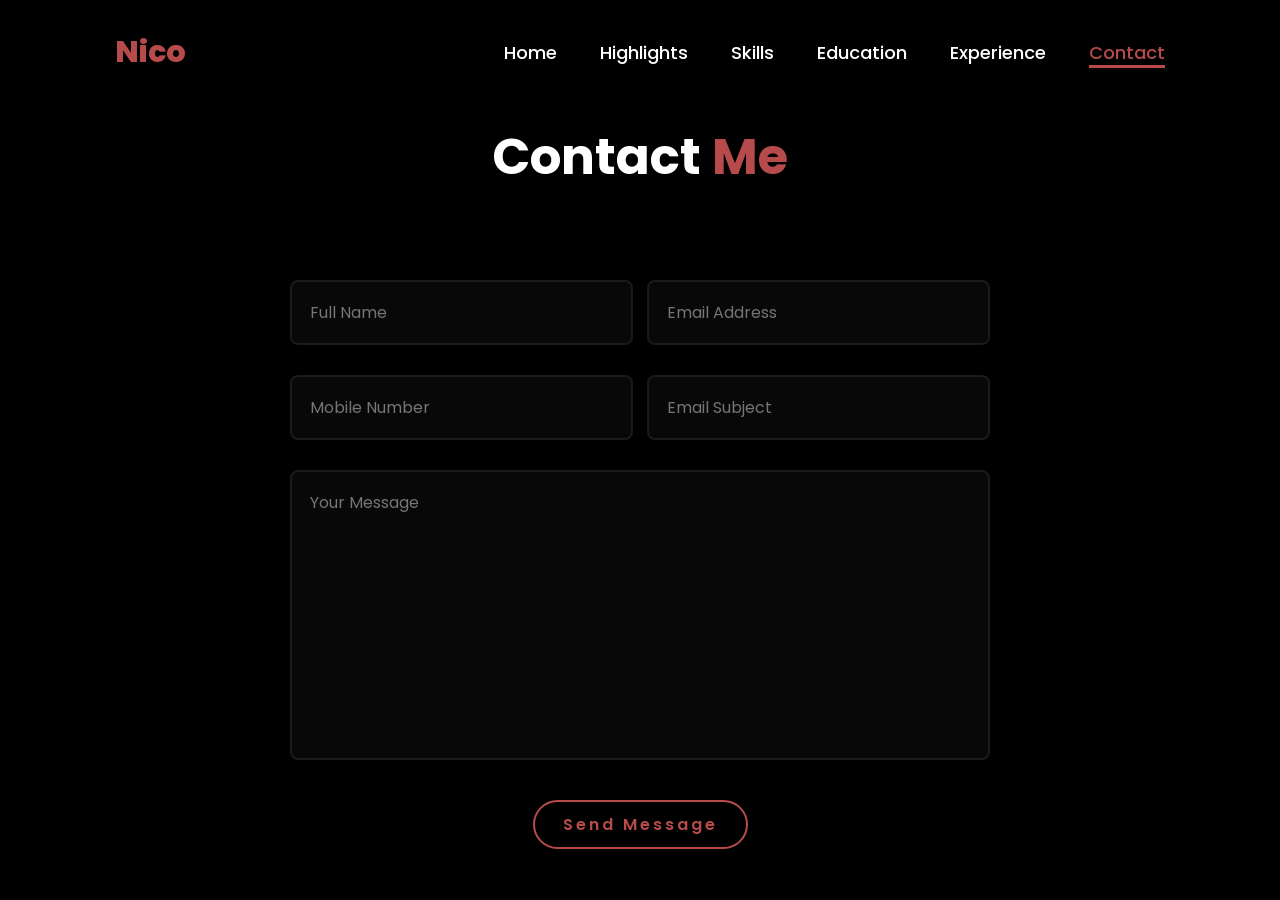
<file: contact.html>
<!DOCTYPE html>
<html lang="en">
<head>
    <meta charset="UTF-8">
    <meta name="viewport" content="width=device-width, initial-scale=1.0">
    <link rel="stylesheet" href="https://cdnjs.cloudflare.com/ajax/libs/font-awesome/6.5.2/css/all.min.css">
    <link rel="stylesheet" href="styles.css">
    <title>Contact Me - Nico</title>
</head>
<body>
    <header>
        <a href="index.html" class="logo">Nico</a>
        <nav>
            <a href="index.html">Home</a>
            <a href="highlights.html">Highlights</a>
            <a href="skills.html">Skills</a>
            <a href="education.html">Education</a>
            <a href="experience.html">Experience</a>
            <a href="contact.html" class="active">Contact</a>
        </nav>
    </header>

    <section class="inner-page-container">
        <h2 class="heading">Contact <span>Me</span></h2>
        <form action="https://api.web3forms.com/submit" method="POST" class="contact-form">
    
    <input type="hidden" name="access_key" value="05dfec5c-3766-4dc7-bd31-9fb4062c29a0">
    
    <input type="hidden" name="from_name" value="Nico's Portfolio Form">
    <input type="hidden" name="subject" value="New Client Message from Portfolio Website">

    <div class="input-box">
        <input type="text" name="name" placeholder="Full Name" required>
        <input type="email" name="email" placeholder="Email Address" required>
    </div>

    <div class="input-box">
        <input type="number" name="phone" placeholder="Mobile Number">
        <input type="text" name="title" placeholder="Email Subject">
    </div>

    <textarea name="message" cols="30" rows="10" placeholder="Your Message" required></textarea>

    <button type="submit" class="btn">Send Message</button>
</form>
    </section>
</body>
</html>
</file>
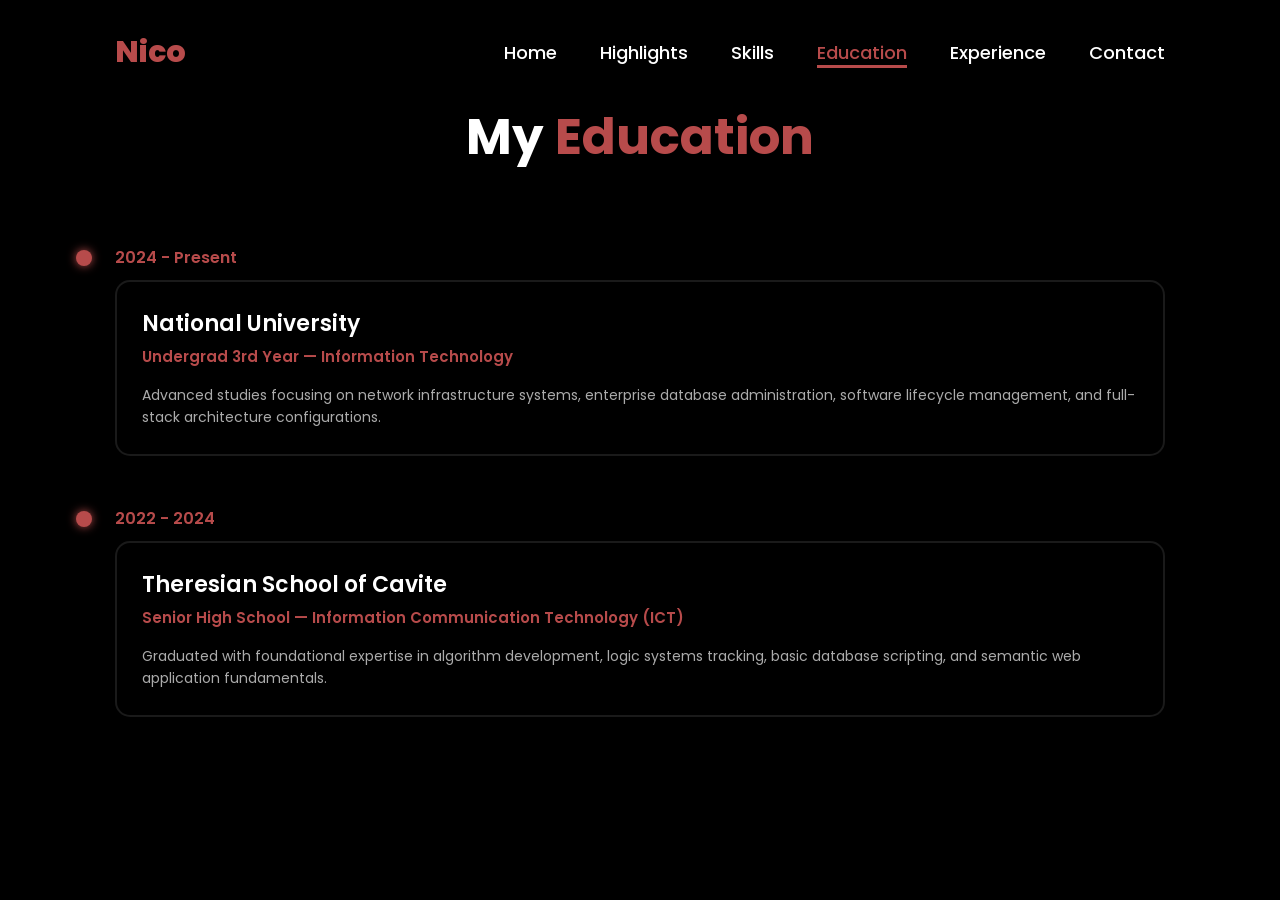
<file: education.html>
<!DOCTYPE html>
<html lang="en">
<head>
    <meta charset="UTF-8">
    <meta name="viewport" content="width=device-width, initial-scale=1.0">
    <link rel="stylesheet" href="https://cdnjs.cloudflare.com/ajax/libs/font-awesome/6.5.2/css/all.min.css">
    <link rel="stylesheet" href="styles.css">
    <title>My Education - Nico</title>
</head>
<body>
    <header>
        <a href="index.html" class="logo">Nico</a>
        <nav>
            <a href="index.html">Home</a>
            <a href="highlights.html">Highlights</a>
            <a href="skills.html">Skills</a>
            <a href="education.html" class="active">Education</a>
            <a href="experience.html">Experience</a>
            <a href="contact.html">Contact</a>
        </nav>
    </header>

    <section class="education-section">
        <h2 class="heading">My <span>Education</span></h2>

        <div class="timeline-container">
            <div class="timeline-line"></div>

            <div class="timeline-item">
                <div class="timeline-dot"></div>
                <div class="timeline-date">2024 - Present</div>
                <div class="timeline-content">
                    <h3>National University</h3>
                    <p class="sub-title">Undergrad 3rd Year — Information Technology</p>
                    <p class="details">Advanced studies focusing on network infrastructure systems, enterprise database administration, software lifecycle management, and full-stack architecture configurations.</p>
                </div>
            </div>

            <div class="timeline-item">
                <div class="timeline-dot"></div>
                <div class="timeline-date">2022 - 2024</div>
                <div class="timeline-content">
                    <h3>Theresian School of Cavite</h3>
                    <p class="sub-title">Senior High School — Information Communication Technology (ICT)</p>
                    <p class="details">Graduated with foundational expertise in algorithm development, logic systems tracking, basic database scripting, and semantic web application fundamentals.</p>
                </div>
            </div>
        </div>
    </section>

    <script src="script.js"></script>
</body>
</html>
</file>
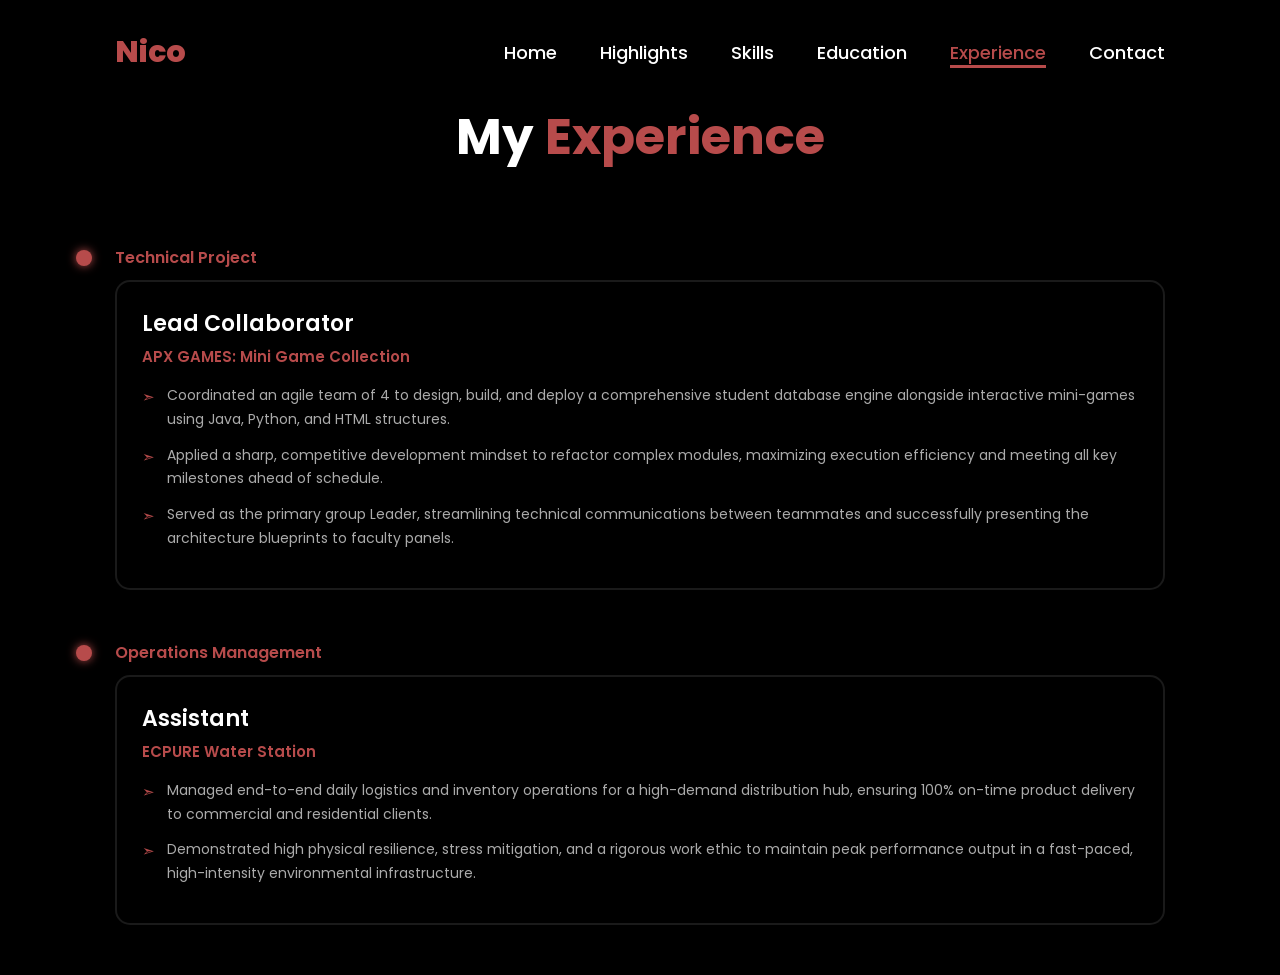
<file: experience.html>
<!DOCTYPE html>
<html lang="en">
<head>
    <meta charset="UTF-8">
    <meta name="viewport" content="width=device-width, initial-scale=1.0">
    <link rel="stylesheet" href="https://cdnjs.cloudflare.com/ajax/libs/font-awesome/6.5.2/css/all.min.css">
    <link rel="stylesheet" href="styles.css">
    <title>My Experience - Nico</title>
</head>
<body>
    <header>
        <a href="index.html" class="logo">Nico</a>
        <nav>
            <a href="index.html">Home</a>
            <a href="highlights.html">Highlights</a>
            <a href="skills.html">Skills</a>
            <a href="education.html">Education</a>
            <a href="experience.html" class="active">Experience</a>
            <a href="contact.html">Contact</a>
        </nav>
    </header>

    <section class="experience-section">
        <h2 class="heading">My <span>Experience</span></h2>

        <div class="timeline-container">
            <div class="timeline-line"></div>

            <div class="timeline-item">
                <div class="timeline-dot"></div>
                <div class="timeline-date">Technical Project</div>
                <div class="timeline-content">
                    <h3>Lead Collaborator</h3>
                    <p class="sub-title">APX GAMES: Mini Game Collection</p>
                    <ul class="experience-details">
                        <li>Coordinated an agile team of 4 to design, build, and deploy a comprehensive student database engine alongside interactive mini-games using Java, Python, and HTML structures.</li>
                        <li>Applied a sharp, competitive development mindset to refactor complex modules, maximizing execution efficiency and meeting all key milestones ahead of schedule.</li>
                        <li>Served as the primary group Leader, streamlining technical communications between teammates and successfully presenting the architecture blueprints to faculty panels.</li>
                    </ul>
                </div>
            </div>

            <div class="timeline-item">
                <div class="timeline-dot"></div>
                <div class="timeline-date">Operations Management</div>
                <div class="timeline-content">
                    <h3>Assistant</h3>
                    <p class="sub-title">ECPURE Water Station</p>
                    <ul class="experience-details">
                        <li>Managed end-to-end daily logistics and inventory operations for a high-demand distribution hub, ensuring 100% on-time product delivery to commercial and residential clients.</li>
                        <li>Demonstrated high physical resilience, stress mitigation, and a rigorous work ethic to maintain peak performance output in a fast-paced, high-intensity environmental infrastructure.</li>
                    </ul>
                </div>
            </div>
        </div>
    </section>

    <script src="script.js"></script>
</body>
</html>
</file>
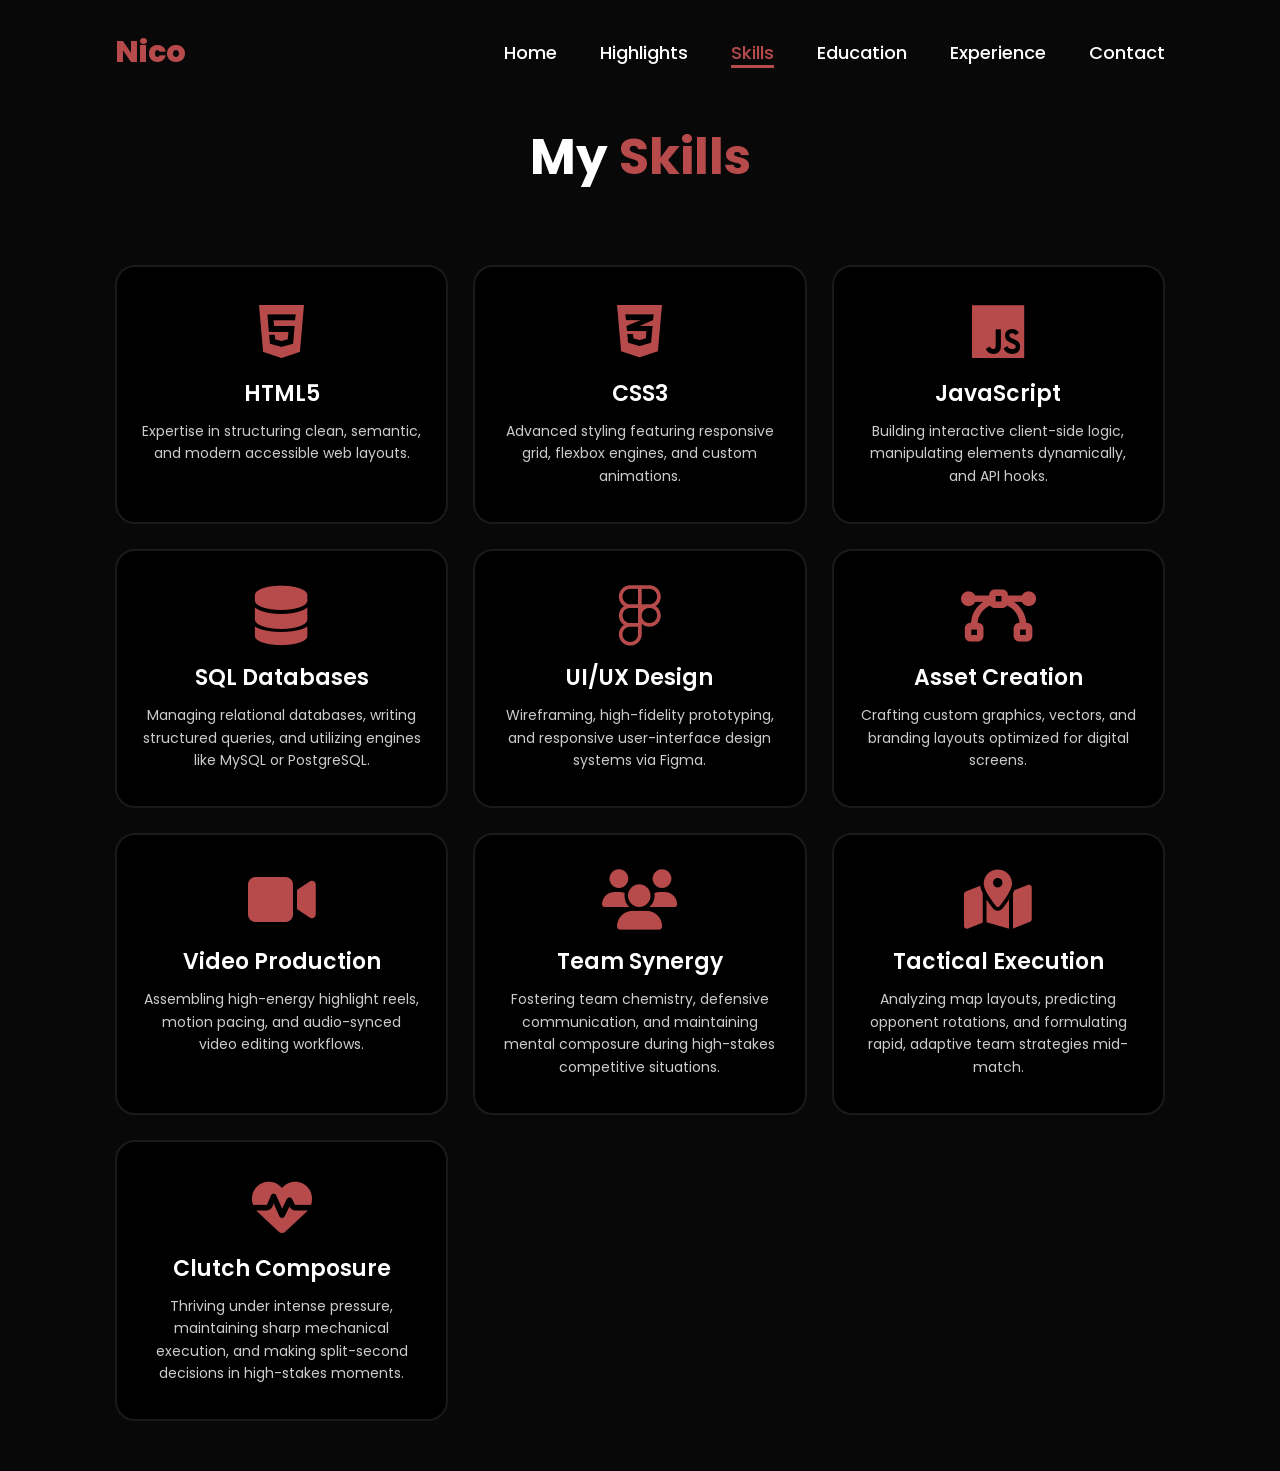
<file: skills.html>
<!DOCTYPE html>
<html lang="en">
<head>
    <meta charset="UTF-8">
    <meta name="viewport" content="width=device-width, initial-scale=1.0">
    <link rel="stylesheet" href="https://cdnjs.cloudflare.com/ajax/libs/font-awesome/6.5.2/css/all.min.css">
    <link rel="stylesheet" href="styles.css">
    <title>My Skills - Nico</title>
</head>
<body>
    <header>
        <a href="index.html" class="logo">Nico</a>
        <nav>
            <a href="index.html">Home</a>
            <a href="highlights.html">Highlights</a>
            <a href="skills.html" class="active">Skills</a>
            <a href="education.html">Education</a>
            <a href="experience.html">Experience</a>
            <a href="contact.html">Contact</a>
        </nav>
    </header>

    <section class="inner-page-container data-alt-bg">
        <h2 class="heading">My <span>Skills</span></h2>
        <div class="skills-container">
            <div class="skill-box">
                <i class="fa-brands fa-html5"></i>
                <h3>HTML5</h3>
                <p>Expertise in structuring clean, semantic, and modern accessible web layouts.</p>
            </div>
            <div class="skill-box">
                <i class="fa-brands fa-css3-alt"></i>
                <h3>CSS3</h3>
                <p>Advanced styling featuring responsive grid, flexbox engines, and custom animations.</p>
            </div>
            <div class="skill-box">
                <i class="fa-brands fa-js"></i>
                <h3>JavaScript</h3>
                <p>Building interactive client-side logic, manipulating elements dynamically, and API hooks.</p>
            </div>
            <div class="skill-box">
                <i class="fa-solid fa-database"></i>
                <h3>SQL Databases</h3>
                <p>Managing relational databases, writing structured queries, and utilizing engines like MySQL or PostgreSQL.</p>
            </div>
            <div class="skill-box">
                <i class="fa-brands fa-figma"></i>
                <h3>UI/UX Design</h3>
                <p>Wireframing, high-fidelity prototyping, and responsive user-interface design systems via Figma.</p>
            </div>
            <div class="skill-box">
                <i class="fa-solid fa-bezier-curve"></i>
                <h3>Asset Creation</h3>
                <p>Crafting custom graphics, vectors, and branding layouts optimized for digital screens.</p>
            </div>
            <div class="skill-box">
                <i class="fa-solid fa-video"></i>
                <h3>Video Production</h3>
                <p>Assembling high-energy highlight reels, motion pacing, and audio-synced video editing workflows.</p>
            </div>
            <div class="skill-box">
                <i class="fa-solid fa-users"></i>
                <h3>Team Synergy</h3>
                <p>Fostering team chemistry, defensive communication, and maintaining mental composure during high-stakes competitive situations.</p>
            </div>
            <div class="skill-box">
                <i class="fa-solid fa-map-location-dot"></i>
                <h3>Tactical Execution</h3>
                <p>Analyzing map layouts, predicting opponent rotations, and formulating rapid, adaptive team strategies mid-match.</p> 
            </div>
            <div class="skill-box">
                <i class="fa-solid fa-heart-pulse"></i>
                <h3>Clutch Composure</h3>
                <p>Thriving under intense pressure, maintaining sharp mechanical execution, and making split-second decisions in high-stakes moments.</p>
            </div>
        </div>
    </section>
</body>
</html>
</file>
<file: styles.css>
@import url('https://fonts.googleapis.com/css2?family=Poppins:wght@100;200;300;400;500;600&display=swap');

* {
    margin: 0;
    padding: 0;
    box-sizing: border-box;
    text-decoration: none;
    border: none;
    outline: none;
    font-family: 'Poppins', sans-serif;
}

html {
    font-size: 62.5%;
    scroll-behavior: smooth;
}

body {
    width: 100%;
    min-height: 100vh;
    overflow-x: hidden;
    background-color: black;
    color: white;
}

header {
    margin-top: 20px;
    position: fixed;
    top: 0;
    left: 0;
    width: 100%;
    padding: 1rem 9%;
    background-color: transparent;
    filter: drop-shadow(10px);
    display: flex;
    justify-content: space-between;
    align-items: center;
    z-index: 100;
}

.logo {
    font-size: 3rem;
    color: #b74b4b;
    font-weight: 800;
    cursor: pointer;
    transition: 0.5s ease;
}

.logo:hover {
    transform: scale(1.1);
}

nav a {
    font-size: 1.8rem;
    color: white;
    margin-left: 4rem;
    font-weight: 500;
    transition: 0.3s ease;
    border-bottom: 3px solid transparent;
}

nav a:hover,
nav a.active {
    color: #b74b4b;
    border-bottom: 3px solid #b74b4b;
}

section {
    min-height: 100vh;
    padding: 10rem 9% 5rem;
}

.heading {
    font-size: 5rem;
    text-align: center;
    margin-bottom: 7rem;
    font-weight: 700;
}

span {
    color: #b74b4b;
}

.home {
    display: flex;
    flex-direction: row; 
    justify-content: space-between;
    align-items: center;
    gap: 8rem;
    background-color: black;
}

.home .home-content h1 {
    font-size: 6rem;
    font-weight: 700;
    line-height: 1.3;
}

.home-content h3 {
    font-size: 4rem;
    margin-bottom: 2rem;
    font-weight: 700;
}

.home-content p {
    font-size: 1.6rem;
    line-height: 1.6;
}

.home-img {
    display: flex;
    justify-content: center;
    align-items: center;
}

.home-img img {
    width: 340px;
    height: 420px;
    object-fit: cover;
    border-radius: 50%;
    box-shadow: 0 0 25px #b74b4b;
    cursor: pointer;
    transition: 0.3s ease;
}

.home-img img:hover {
    box-shadow: 0 0 45px #b74b4b;
}

.social-icons a {
    display: inline-flex;
    justify-content: center;
    align-items: center;
    width: 4rem;
    height: 4rem;
    background-color: transparent;
    border: 0.2rem solid #b74b4b;
    font-size: 2rem;
    border-radius: 50%;
    margin: 3rem 1.5rem 3rem 0;
    transition: 0.3s ease;
    color: #b74b4b;
}

.social-icons a:hover {
    color: black;
    transform: scale(1.3) translateY(-5px);
    background-color: #b74b4b;
    box-shadow: 0 0 25px #b74b4b;
}

.btn {
    display: inline-block;
    padding: 1rem 2.8rem;
    background-color: black;
    border-radius: 4rem;
    font-size: 1.6rem;
    color: #b74b4b;
    letter-spacing: 0.3rem;
    font-weight: 600;
    border: 2px solid #b74b4b;
    transition: 0.3s ease;
    cursor: pointer;
}

.btn:hover {
    transform: scale3d(1.03);
    background-color: #b74b4b;
    color: black;
    box-shadow: 0 0 25px #b74b4b;
}

.typing-text {
    font-size: 3.4rem;
    font-weight: 600;
}

.typing-text span {
    position: relative;
    display: inline-block;
    color: #b74b4b;
}

.typing-text span::before {
    content: "Web Developer";
    animation: words 15s infinite;
}

.typing-text span::after {
    content: "";
    position: absolute;
    right: -5px;
    top: 0;
    width: 2px;
    height: 100%;
    background-color: #b74b4b;
    animation: blink 0.6s infinite alternate;
}

@keyframes blink {
    0% { opacity: 0; }
    100% { opacity: 1; }
}

/* home page text changer */
@keyframes words {
    0%, 20% { content: "Web Developer"; }
    21%, 40% { content: "Software Programmer"; }
    41%, 60% { content: "UI/UX Designer"; }
    61%, 80% { content: "Gamer"; }
    81%, 100% { content: "Athlete"; }
}

.inner-page-container {
    background-color: black;
    min-height: 100vh;
    padding: 12rem 9% 5rem;
}

.data-alt-bg {
    background-color: #080808;
}

.highlights-container {
    display: grid;
    grid-template-columns: repeat(auto-fit, minmax(300px, 1fr));
    gap: 3.5rem;
    align-items: start;
}

.highlight-card {
    background-color: #080808; 
    border: 2px solid #1a1a1a;
    border-radius: 2rem;
    overflow: hidden;
    transition: 0.4s ease;
}

.highlight-card:hover {
    border-color: #b74b4b;
    transform: translateY(-7px);
    box-shadow: 0 0 25px rgba(183, 75, 75, 0.25);
}

.video-wrapper {
    width: 100%;
    aspect-ratio: 16 / 9;
    background-color: black;
    border-bottom: 2px solid #1a1a1a;
}

.video-wrapper video {
    width: 100%;
    height: 100%;
    object-fit: cover;
    cursor: pointer; 
}

.highlight-card:hover .video-wrapper {
    border-bottom-color: #b74b4b;
}

.card-content {
    padding: 2.5rem;
    text-align: center;
}

.card-content i {
    font-size: 4rem;
    color: #b74b4b;
    margin-bottom: 1.5rem;
}

.card-content h3 {
    font-size: 2.2rem;
    font-weight: 600;
    margin-bottom: 1rem;
    color: white;
}

.card-content p {
    font-size: 1.4rem;
    line-height: 1.6;
    color: #ccc;
}

/* skills container */
.skills-container {
    display: grid;
    grid-template-columns: repeat(auto-fit, minmax(250px, 1fr));
    gap: 2.5rem;
}

.skill-box {
    background-color: black;
    padding: 3.5rem 2.5rem;
    border-radius: 2rem;
    border: 2px solid #1a1a1a;
    text-align: center;
    transition: 0.4s ease;
}

.skill-box:hover {
    border-color: #b74b4b;
    transform: translateY(-7px);
    box-shadow: 0 0 20px rgba(183, 75, 75, 0.2);
}

.skill-box i {
    font-size: 6rem;
    color: #b74b4b;
    margin-bottom: 1.5rem;
}

.skill-box h3 {
    font-size: 2.2rem;
    margin-bottom: 1rem;
    font-weight: 600;
}

.skill-box p {
    font-size: 1.4rem;
    line-height: 1.6;
    color: #ccc;
}

.timeline {
    position: relative;
    max-width: 1000px;
    margin: 0 auto;
    border-left: 3px solid #b74b4b;
    padding-left: 3rem;
}

.timeline-item {
    position: relative;
    margin-bottom: 5rem;
}

.timeline-item:last-child {
    margin-bottom: 0;
}

.timeline-dot {
    position: absolute;
    width: 16px;
    height: 16px;
    background-color: #b74b4b;
    border-radius: 50%;
    left: -39.5px;
    top: 5px;
    box-shadow: 0 0 10px #b74b4b;
}

.timeline-date {
    font-size: 1.6rem;
    color: #b74b4b;
    font-weight: 600;
    margin-bottom: 1rem;
}

.timeline-content {
    background-color: black;
    border: 2px solid #1a1a1a;
    padding: 2.5rem;
    border-radius: 1.5rem;
    transition: 0.3s ease;
}

.box-alt-bg {
    background-color: #080808;
}

.timeline-item:hover .timeline-content {
    border-color: #b74b4b;
    box-shadow: 0 0 15px rgba(183, 75, 75, 0.15);
}

.timeline-content h3 {
    font-size: 2.2rem;
    margin-bottom: 1rem;
    font-weight: 600;
}

.timeline-content p {
    font-size: 1.5rem;
    line-height: 1.6;
    color: #dbdbdb;
}
.timeline-content h3 {
    font-size: 2.2rem;
    color: #fff;
    margin-bottom: 0.5rem;
}

.timeline-content .sub-title {
    font-size: 1.5rem;
    color: #b74b4b; 
    font-weight: 600;
    margin-bottom: 1.5rem;
}

.timeline-content .details {
    font-size: 1.4rem;
    color: #ababab; 
    line-height: 1.6;
}

.contact-form {
    max-width: 70rem;
    margin: 0 auto;
    text-align: center;
}

.contact-form .input-box {
    display: flex;
    justify-content: space-between;
    flex-wrap: wrap;
}

.contact-form .input-box input,
.contact-form textarea {
    width: 100%;
    padding: 1.8rem;
    font-size: 1.6rem;
    color: white;
    background-color: #080808;
    border-radius: 0.8rem;
    border: 2px solid #1a1a1a;
    margin: 1.5rem 0;
    transition: 0.3s ease;
}

.contact-form .input-box input {
    width: 49%;
}

.contact-form .input-box input:focus,
.contact-form textarea:focus {
    border-color: #b74b4b;
    box-shadow: 0 0 15px rgba(183, 75, 75, 0.2);
}

.contact-form textarea {
    resize: none;
}

.contact-form .btn {
    margin-top: 2rem;
}

@media (max-width: 995px) {
    .inner-page-container, .services-page {
        padding-top: 14rem;
        padding-left: 5%;
        padding-right: 5%;
    }
    
    .contact-form .input-box input {
        width: 100%;
    }
    
    .home {
        flex-direction: column;
        margin-top: 5rem;
        text-align: center;
    }

    .home .home-content h3 {
        font-size: 2.5rem;
    }

    .home-content h1 {
        font-size: 5rem;
    }

    .home-img img {
        width: 260px;
        height: 340px;
        margin-top: 4rem;
    }
}
/* slideshow adjustments */

.gallery-section {
    padding: 1rem 7% 5rem 7%; 
    background: transparent;
    display: flex;
    flex-direction: column;
    align-items: center;
}

.gallery-wrapper {
    width: 100%;
    max-width: 850px; 
    height: 580px;    
    display: flex;
    justify-content: center;
    align-items: flex-end;
    position: relative;
    margin: 1rem auto 0 auto; 
    perspective: 1500px; 
}

.stacked-deck {
    position: relative;
    width: 100%;
    height: 520px; 
}

.gallery-card {
    position: absolute;
    top: 0;
    left: 0;
    width: 100%;
    height: 100%;
    border-radius: 2rem;
    overflow: hidden;
    border: 2px solid #1a1a1a;
    box-shadow: 0 10px 40px rgba(0, 0, 0, 0.8);
    
    transition: transform 0.6s cubic-bezier(0.25, 1, 0.5, 1), opacity 0.6s ease, border-color 0.4s;
    
    opacity: 0;
    transform: translateY(-60px) translateZ(-300px) scale(0.85);
    z-index: 1;
}

.gallery-card img {
    width: 100%;
    height: 100%;
    object-fit: contain; 
}

.gallery-card.prev-2 {
    opacity: 0.2;
    
    transform: translateY(-35px) translateZ(-160px) scale(0.92);
    z-index: 2;
}

.gallery-card.prev-1 {
    opacity: 0.5;
    transform: translateY(-18px) translateZ(-80px) scale(0.96);
    z-index: 3;
    border-color: #262626;
}

.gallery-card.active {
    opacity: 1;
    transform: translateY(0) translateZ(0) scale(1);
    z-index: 4;
    border-color: #b74b4b;
    box-shadow: 0 20px 45px rgba(183, 75, 75, 0.25);
}


@media (max-width: 768px) {
    .gallery-wrapper {
        max-width: 95%;
        height: 400px;
    }
    .stacked-deck {
        height: 350px;
    }
}

.highlights-container {
    margin-bottom: 0 !important;
    padding-bottom: 0 !important;
}


.gallery-section h2.heading {
    margin-top: -rem !important; 
    margin-bottom: 1rem !important; 
}


.gallery-wrapper {
    margin-top: 0.5rem auto 0 auto !important;
}


.experience-details {
    list-style: none; 
    padding-left: 0;
    margin-top: 1.5rem;
}

.experience-details li {
    font-size: 1.4rem;
    color: #ababab; 
    line-height: 1.7;
    position: relative;
    padding-left: 2.5rem;
    margin-bottom: 1.2rem;
}


.experience-details li::before {
    content: "➣"; 
    position: absolute;
    left: 0;
    top: 0;
    color: #b74b4b; 
    font-size: 1.5rem;
}
</file>
